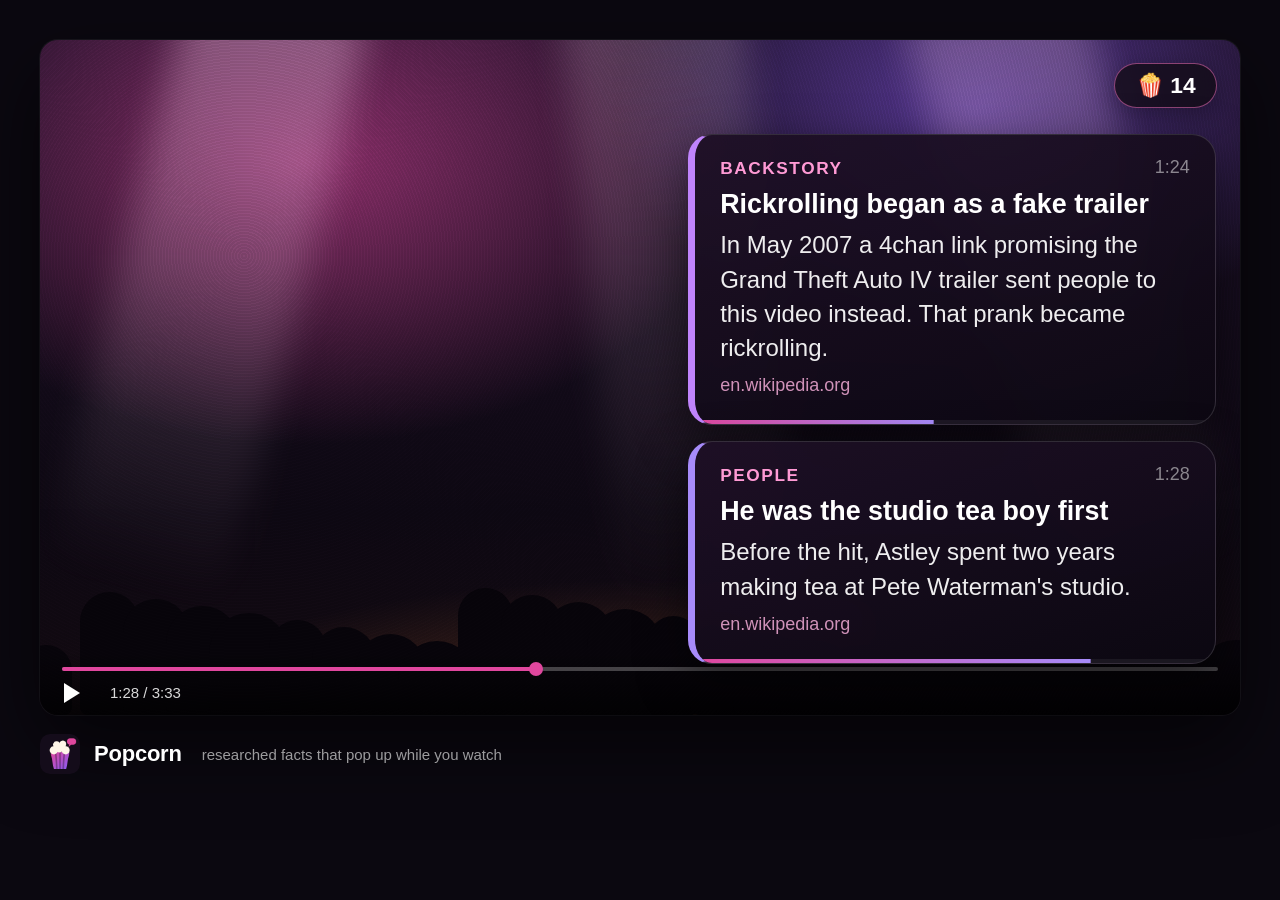
<file: docs/art/hero.html>
<!doctype html>
<html><head><meta charset="utf-8">
<link rel="stylesheet" href="../../extension/overlay.css">
<style>
  html, body { margin: 0; width: 1280px; height: 800px; overflow: hidden; background: #0b0810;
    font-family: -apple-system, BlinkMacSystemFont, "SF Pro Text", "Helvetica Neue", sans-serif; color: #fff; }
  .player { position: absolute; left: 40px; top: 40px; width: 1200px; height: 675px; border-radius: 18px; overflow: hidden;
    box-shadow: 0 30px 80px rgba(0,0,0,.6), 0 0 0 1px rgba(255,255,255,.06); }
  /* stand-in "video": a stage under colored lights */
  .scene { position: absolute; inset: 0;
    background:
      radial-gradient(ellipse 60% 70% at 22% 18%, rgba(224,71,158,.55), transparent 60%),
      radial-gradient(ellipse 50% 60% at 78% 10%, rgba(139,92,246,.5), transparent 60%),
      radial-gradient(ellipse 80% 50% at 50% 110%, rgba(255,140,60,.35), transparent 60%),
      linear-gradient(180deg, #1c1026 0%, #0d0812 70%, #120a10 100%); }
  .beam { position: absolute; top: -40px; width: 180px; height: 760px; filter: blur(18px); opacity: .35;
    background: linear-gradient(180deg, rgba(255,210,240,.9), transparent 80%); transform-origin: top center; }
  .bokeh { position: absolute; border-radius: 50%; filter: blur(2px); }
  .crowd { position: absolute; left: 0; right: 0; bottom: 0; height: 200px; }
  .crowd span { position: absolute; bottom: 0; background: #07040a; border-radius: 50% 50% 0 0; }
  .figure { position: absolute; left: 330px; bottom: 60px; width: 230px; height: 430px;
    background: radial-gradient(ellipse 45% 18% at 50% 14%, #050307 98%, transparent 100%),
                radial-gradient(ellipse 50% 60% at 50% 80%, #050307 98%, transparent 100%); opacity: .92; }
  .mic { position: absolute; left: 470px; bottom: 60px; width: 6px; height: 300px; background: #050307; transform: rotate(-8deg); }
  .grain { position: absolute; inset: 0; opacity: .08; mix-blend-mode: overlay;
    background-image: repeating-radial-gradient(circle at 17% 32%, #fff 0 1px, transparent 1px 3px); }
  .controls { position: absolute; left: 0; right: 0; bottom: 0; height: 64px;
    background: linear-gradient(0deg, rgba(0,0,0,.7), transparent); }
  .bar { position: absolute; left: 22px; right: 22px; bottom: 44px; height: 4px; background: rgba(255,255,255,.25); border-radius: 2px; }
  .bar i { position: absolute; left: 0; top: 0; bottom: 0; width: 41%; background: #e0479e; border-radius: 2px; }
  .bar b { position: absolute; left: 41%; top: -5px; width: 14px; height: 14px; margin-left: -7px; border-radius: 50%; background: #e0479e; }
  .time { position: absolute; left: 70px; bottom: 14px; font-size: 15px; color: rgba(255,255,255,.85); }
  .play { position: absolute; left: 24px; bottom: 12px; width: 0; height: 0; border-left: 16px solid #fff;
    border-top: 10px solid transparent; border-bottom: 10px solid transparent; }
  .caption { position: absolute; left: 40px; top: 734px; display: flex; align-items: center; gap: 14px; }
  .caption img { width: 40px; height: 40px; border-radius: 10px; }
  .caption .t { font-size: 22px; font-weight: 700; letter-spacing: -.01em; }
  .caption .s { font-size: 15px; color: rgba(255,255,255,.6); margin-left: 6px; }
</style></head>
<body>
<div class="player" id="player">
  <div class="scene"></div>
  <div class="beam" style="left:150px; transform: rotate(14deg)"></div>
  <div class="beam" style="left:520px; transform: rotate(-6deg); opacity:.22"></div>
  <div class="beam" style="left:860px; transform: rotate(-16deg); opacity:.25"></div>
  <div class="crowd" id="crowd"></div>
  <div class="grain"></div>
  <div class="controls"><div class="bar"><i></i><b></b></div><div class="play"></div><div class="time">1:28 / 3:33</div></div>
</div>
<div class="caption"><img src="../../extension/icons/128.png" alt=""><span class="t">Popcorn</span><span class="s">researched facts that pop up while you watch</span></div>
<script src="../../extension/overlay.js"></script>
<script>
  // Static render of the real overlay with two facts frozen on screen.
  const player = document.getElementById("player");
  const facts = [
    { t: 84, kind: "backstory", headline: "Rickrolling began as a fake trailer",
      body: "In May 2007 a 4chan link promising the Grand Theft Auto IV trailer sent people to this video instead. That prank became rickrolling.",
      source: "https://en.wikipedia.org/wiki/Rickrolling" },
    { t: 88, kind: "people", headline: "He was the studio tea boy first",
      body: "Before the hit, Astley spent two years making tea at Pete Waterman's studio.",
      source: "https://en.wikipedia.org/wiki/Rick_Astley" },
  ];
  const crowd = document.getElementById("crowd");
  for (let i = 0; i < 26; i++) {
    const head = document.createElement("span"), w = 52 + (i * 37 % 30), x = i * 47 - 20 + (i * 13 % 17);
    const h = 70 + (i * 53 % 60);
    head.style.cssText = `left:${x}px;width:${w}px;height:${h}px;border-radius:${w/2}px ${w/2}px 8px 8px`;
    crowd.appendChild(head);
  }
  for (let i = 0; i < 12; i++) facts.push({ t: 300 + i * 20, kind: "fact", headline: "", body: "x" });
  const ui = Popcorn.create(player, { getTime: () => 90, seek() {} });
  ui.setFacts({ facts });
  setTimeout(() => {
    for (const b of document.querySelectorAll(".pc-bubble")) b.style.animation = "none";
    document.body.dataset.ready = "1";
  }, 600);
</script>
</body></html>
</file>
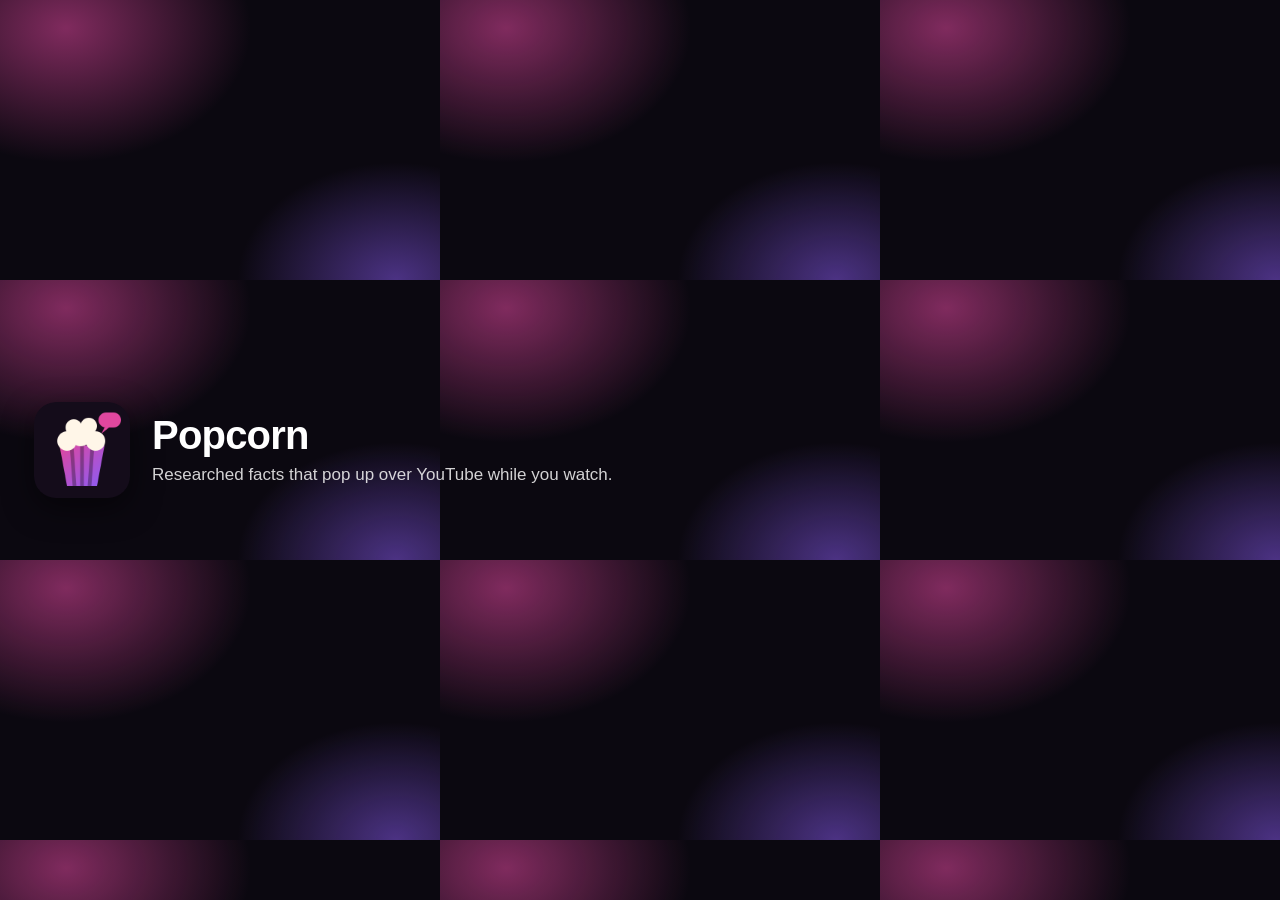
<file: docs/art/promo.html>
<!doctype html><html><head><meta charset="utf-8"><style>
html,body{margin:0;width:440px;height:280px;overflow:hidden;font-family:-apple-system,BlinkMacSystemFont,"SF Pro Display","Helvetica Neue",sans-serif;color:#fff;
background:radial-gradient(ellipse 70% 80% at 15% 10%,rgba(224,71,158,.55),transparent 60%),radial-gradient(ellipse 60% 70% at 90% 100%,rgba(139,92,246,.5),transparent 60%),#0b0810}
.w{position:absolute;inset:0;display:flex;align-items:center;gap:22px;padding:0 34px}
img{width:96px;height:96px;border-radius:22px;box-shadow:0 10px 30px rgba(0,0,0,.5)}
h1{margin:0;font-size:40px;letter-spacing:-.02em}p{margin:6px 0 0;font-size:17px;line-height:1.3;color:rgba(255,255,255,.82)}
</style></head><body><div class="w"><img src="../../extension/icons/128.png" alt=""><div><h1>Popcorn</h1><p>Researched facts that pop up over YouTube while you watch.</p></div></div></body></html>
</file>
<file: extension/overlay.css>
/* Everything is sized in em: overlay.js sets .pc-root's font-size from the player's width,
   so the cards grow with a big player or fullscreen and shrink on Shorts and phones. */
.pc-root {
  position: absolute; inset: 0; pointer-events: none; z-index: 61;
  font-family: -apple-system, BlinkMacSystemFont, "SF Pro Text", "Helvetica Neue", sans-serif;
  font-size: 15px; line-height: 1.42;
  color: #fff; -webkit-font-smoothing: antialiased;
}
.pc-root * { box-sizing: border-box; }
.pc-pill {
  position: absolute; top: 1em; right: 1em; pointer-events: auto; cursor: pointer;
  background: rgba(18, 12, 22, .8); color: #fff; border: .07em solid rgba(255, 120, 200, .5);
  border-radius: 999px; padding: .45em .9em; font-family: inherit; font-size: .95em; font-weight: 600; line-height: 1;
  backdrop-filter: blur(10px); -webkit-backdrop-filter: blur(10px);
  box-shadow: 0 .3em 1.2em rgba(0, 0, 0, .35); transition: transform .15s, background .15s;
}
.pc-pill:hover { transform: scale(1.05); background: rgba(40, 18, 44, .9); }
.pc-pill.pc-off { opacity: .55; }
.pc-pill.pc-warn { border-color: rgba(255, 170, 80, .75); }
.pc-pill.pc-busy { animation: pc-breathe 1.6s ease-in-out infinite; }
@keyframes pc-breathe { 50% { border-color: rgba(255, 120, 200, 1); box-shadow: 0 0 1.5em rgba(224, 71, 158, .55); } }

.pc-stack {
  position: absolute; top: 3.9em; right: 1em; width: min(25em, 44%);
  display: flex; flex-direction: column; gap: .7em;
}
.pc-bubble {
  pointer-events: auto; position: relative; overflow: hidden;
  background: linear-gradient(160deg, rgba(30, 16, 38, .95), rgba(12, 8, 18, .95));
  border: .07em solid rgba(255, 255, 255, .14); border-left: .3em solid #e0479e;
  border-radius: 1em; padding: .85em 1.05em 1em;
  backdrop-filter: blur(12px); -webkit-backdrop-filter: blur(12px);
  box-shadow: 0 .7em 2em rgba(0, 0, 0, .5);
  transform-origin: top right; animation: pc-pop .42s cubic-bezier(.2, 1.6, .4, 1) both;
}
.pc-bubble.pc-out { animation: pc-gone .25s ease-in both; }
@keyframes pc-pop { from { opacity: 0; transform: scale(.55) translateY(-8px); } to { opacity: 1; transform: none; } }
@keyframes pc-gone { to { opacity: 0; transform: scale(.85) translateX(16px); } }
.pc-bubble[data-kind="correction"] { border-left-color: #ff8a3d; }
.pc-bubble[data-kind="update"] { border-left-color: #4fd1c5; }
.pc-bubble[data-kind="numbers"] { border-left-color: #f6d860; }
.pc-bubble[data-kind="people"] { border-left-color: #a78bfa; }
.pc-bubble[data-kind="backstory"] { border-left-color: #c084fc; }
.pc-top { display: flex; justify-content: space-between; align-items: center; margin-bottom: .3em; }
.pc-kind { font-size: .72em; font-weight: 700; letter-spacing: .09em; text-transform: uppercase; color: #ff9ad5; }
.pc-t { font-size: .75em; color: rgba(255, 255, 255, .5); font-variant-numeric: tabular-nums; }
.pc-head { font-weight: 700; font-size: 1.12em; line-height: 1.25; margin-bottom: .25em; }
.pc-body { font-size: 1em; color: rgba(255, 255, 255, .93); }
.pc-src { display: inline-block; margin-top: .45em; font-size: .75em; color: rgba(255, 180, 225, .8); text-decoration: none; }
.pc-src:hover { text-decoration: underline; color: #ffc4e6; }
.pc-bar { position: absolute; left: 0; right: 0; bottom: 0; height: .15em; background: rgba(255, 255, 255, .06); }
.pc-bar-fill { height: 100%; background: linear-gradient(90deg, #e0479e, #a78bfa); transform-origin: left; transition: transform .2s linear; }

.pc-panel {
  position: absolute; top: 3.7em; right: 1em; width: min(27em, 60%); max-height: 72%;
  pointer-events: auto; display: flex; flex-direction: column;
  background: rgba(14, 10, 20, .96); border: .07em solid rgba(255, 120, 200, .3); border-radius: 1em;
  box-shadow: 0 1em 2.8em rgba(0, 0, 0, .55); z-index: 2;
}
.pc-panel.pc-hidden { display: none; }
.pc-panel-head { display: flex; justify-content: space-between; align-items: center; padding: .7em .85em; border-bottom: .07em solid rgba(255, 255, 255, .08); }
.pc-panel-title { font-weight: 700; }
.pc-toggle, .pc-row { font-family: inherit; color: #fff; cursor: pointer; border: 0; }
.pc-toggle { background: rgba(224, 71, 158, .25); border-radius: .55em; padding: .35em .65em; font-size: .85em; }
.pc-toggle:hover { background: rgba(224, 71, 158, .45); }
.pc-list { overflow-y: auto; padding: .4em; }
.pc-row { display: flex; gap: .7em; width: 100%; text-align: left; background: none; padding: .5em .55em; border-radius: .55em; font-size: .93em; }
.pc-row:hover { background: rgba(255, 255, 255, .07); }
.pc-row-t { color: #ff9ad5; font-variant-numeric: tabular-nums; min-width: 2.7em; }

/* Shorts and small players: full-width cards instead of a corner column */
/* the pill sits below Shorts' own top-right buttons */
.pc-root.pc-narrow .pc-pill { top: 4.2em; right: .7em; }
.pc-root.pc-narrow .pc-stack { left: .7em; right: .7em; width: auto; top: 6.6em; }
.pc-root.pc-narrow .pc-panel { left: .7em; right: .7em; width: auto; top: 6.4em; }
.pc-btns { display: flex; gap: .4em; }
</file>
